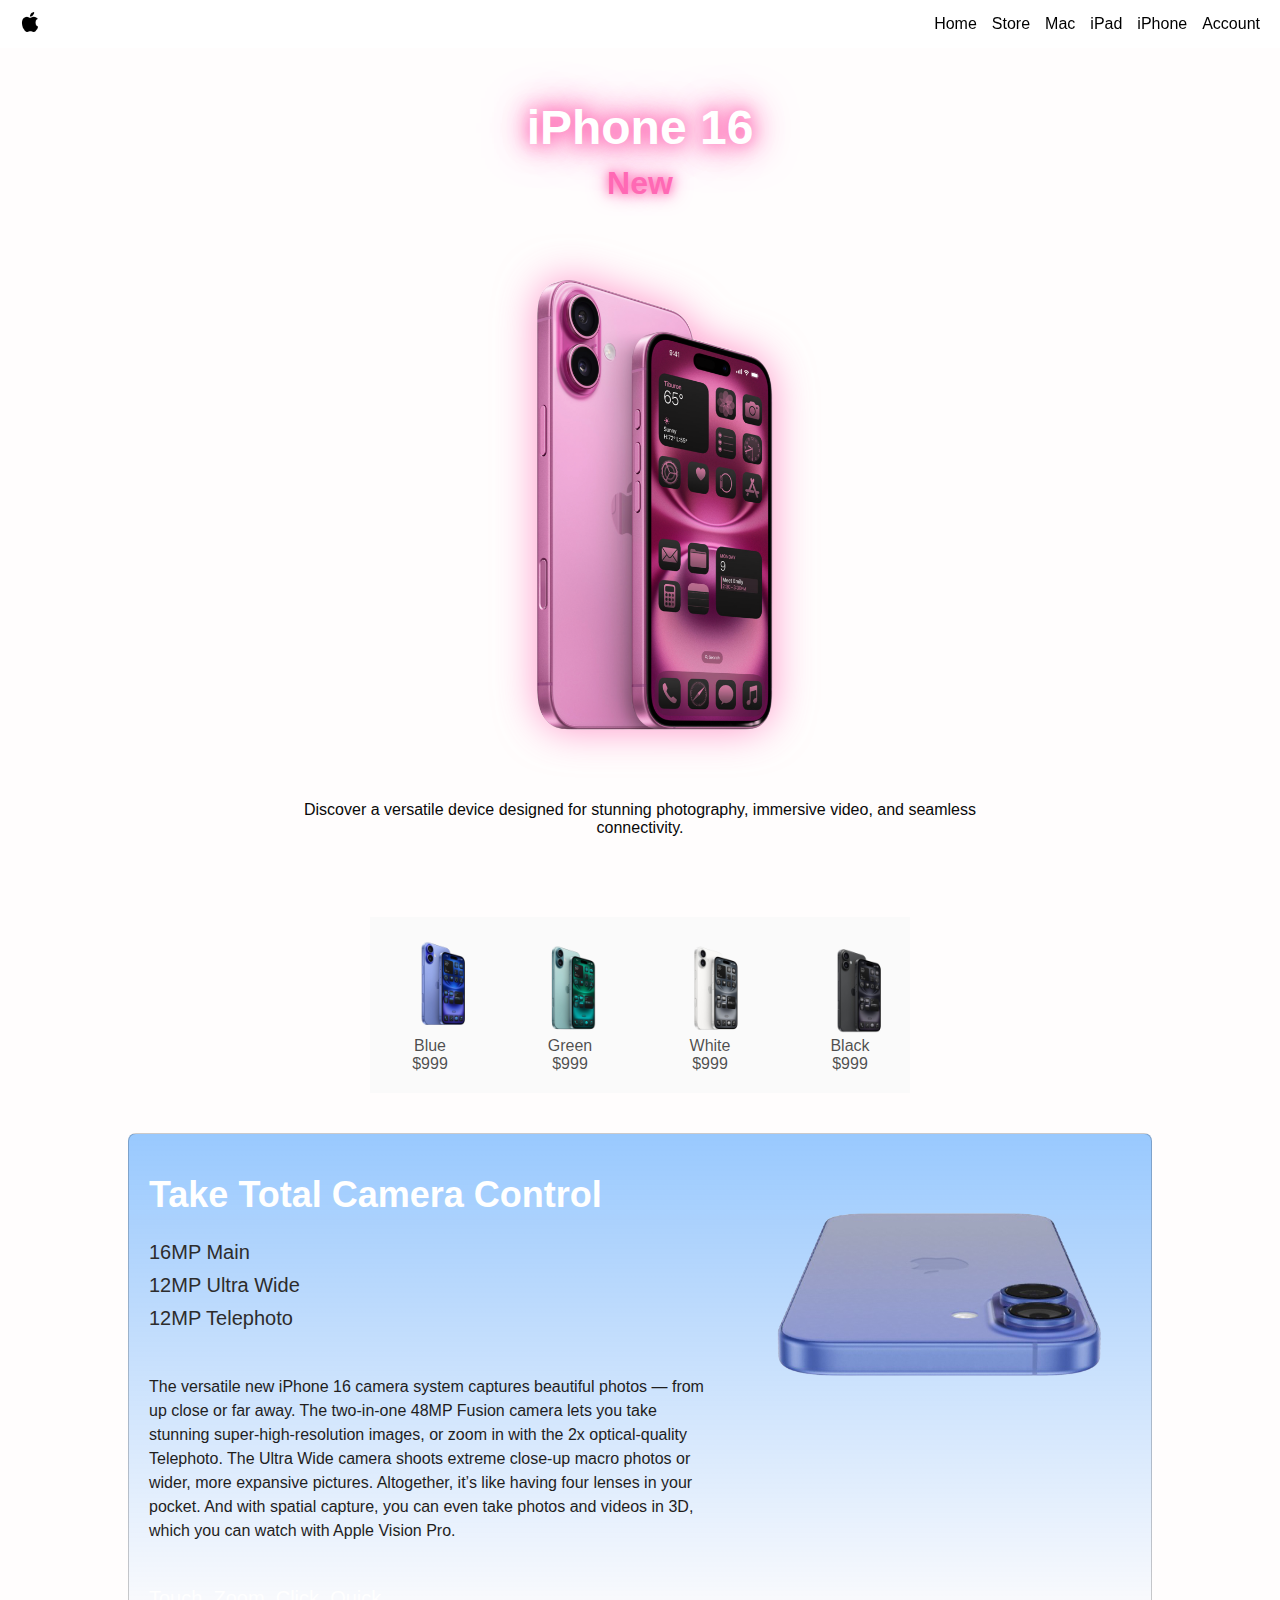
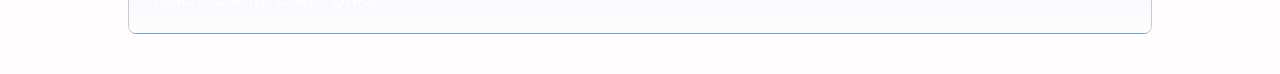
<file: project fair/index.html>
<!DOCTYPE html>
<html lang="en">
<head>
    <meta charset="UTF-8">
    <meta name="viewport" content="width=device-width, initial-scale=1.0">
    <title>Apple Mockup</title>
    <link rel="stylesheet" href="style.css">
</head>
<body>
    
    <header class="header">
        <div class="logo">
            <img src="./apple-logo.png">
        </div>
        <nav class="nav">
            <ul>
                <li><a href="home.html">Home</a></li>
                <li><a href="store.html">Store</a></li>
                <li><a href="https://www.apple.com/mac/">Mac</a></li>
                <li><a href="https://www.apple.com/ipad/">iPad</a></li>
                <li><a href="index.html">iPhone</a></li>
                <li><a href="account.html">Account</a></li>
            </ul>
        </nav>
    </header>

    
    <div class="container">
        <h1 class="title-glow">iPhone 16</h1>
        <h2 class="subtitle-glow">New</h2>
        <div class="main-image">
            <img src="./iphone16.png" alt="Main iPhone Image" class="iphone-image">
        </div>
        <div class="instructions">
            Discover a versatile device designed for stunning photography, immersive video, and seamless connectivity.
        </div>
    </div>

    
    <footer class="footer">
        <div class="store-photo">
            
        </div>
    </footer>
    
    <div class="image-gallery">
        <div class="iphone-color blue">
            <img src="./iphone16blue.png" alt="iPhone 16 Blue" class="iphone-thumbnail">
            <p>Blue</p>
            <p class="price">$999</p> 
        </div>
        <div class="iphone-color green">
            <img src="./iphone16green.png" alt="iPhone 16 Green" class="iphone-thumbnail">
            <p>Green</p>
            <p class="price">$999</p> 
        </div>
        <div class="iphone-color white">
            <img src="./iphone16white.png" alt="iPhone 16 White" class="iphone-thumbnail">
            <p>White</p>
            <p class="price">$999</p> 
        </div>
        <div class="iphone-color black">
            <img src="./iphone16black.png" alt="iPhone 16 Black" class="iphone-thumbnail">
            <p>Black</p>
            <p class="price">$999</p> 
        </div>
    </div>
    
    <script>
        
        const colors = {
            blue: 'blue',
            green: 'green',
            white: 'white',
            black: 'black'
        };

        
        const iphoneColors = document.querySelectorAll('.iphone-color');

        
        iphoneColors.forEach(color => {
            color.addEventListener('click', function() {
            
                iphoneColors.forEach(c => {
                    c.classList.remove('active');
                    c.querySelector('p').style.color = 'rgba(255, 255, 255, 0.7)'; 
                });

                
                this.classList.add('active');
                
                
                const currentColor = this.classList[1]; 
                this.querySelector('p').style.color = colors[currentColor]; 
            });
        });
    </script>
   
   <div class="camera-container">
    <div class="camera-image-text">
        <h1 class="camera-title">Take Total Camera Control</h1>
        <div class="specs-container">
            <p class="spec">16MP Main</p>
            <p class="spec">12MP Ultra Wide</p>
            <p class="spec">12MP Telephoto</p>
        </div>
        <div class="camera-description">
            <p>The versatile new iPhone 16 camera system captures beautiful photos — from up close or far away. The two-in-one 48MP Fusion camera lets you take stunning super-high-resolution images, or zoom in with the 2x optical-quality Telephoto. The Ultra Wide camera shoots extreme close-up macro photos or wider, more expansive pictures. Altogether, it’s like having four lenses in your pocket. And with spatial capture, you can even take photos and videos in 3D, which you can watch with Apple Vision Pro.</p>
        </div>
        <p class="touch-zoom">Touch. Zoom. Click. Quick.</p> 
    </div>
    <img src="./iphone16above.png" alt="iPhone 16 Camera" />
</div>


</body>
</html>
</file>
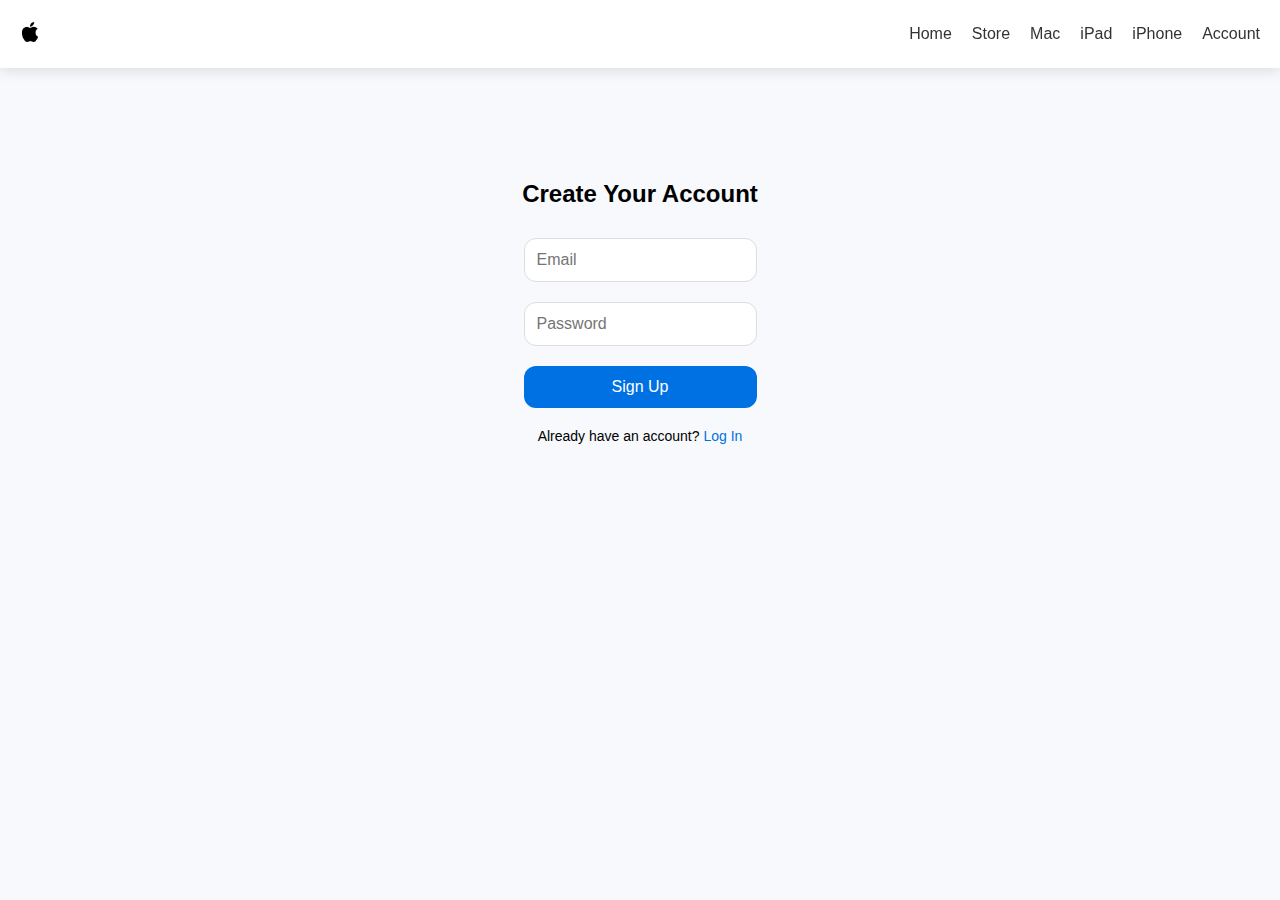
<file: project fair/account.html>
<!DOCTYPE html>
<html lang="en">
<head>
    <meta charset="UTF-8">
    <meta name="viewport" content="width=device-width, initial-scale=1.0">
    <title>Support</title>
    <link rel="stylesheet" href="account.css"> 
</head>
<body>
    <header class="header">
        <div class="logo">
            <img src="./apple-logo.png">
        </div>
        <nav class="nav">
            <ul>
                <li><a href="home.html">Home</a></li>
                <li><a href="store.html">Store</a></li>
                <li><a href="https://www.apple.com/mac/">Mac</a></li>
                <li><a href="https://www.apple.com/ipad/">iPad</a></li>
                <li><a href="index.html">iPhone</a></li>
                <li><a href="account.html">Account</a></li>
            </ul>
        </nav>
    </header>

    <div class="auth-container"></div>
        <h2>Create Your Account</h2>
        <div class="form-container">
            <input type="text" placeholder="Email">
            <input type="password" placeholder="Password">
            <button>Sign Up</button>
        </div>
        <div class="redirect-text">
            <p>Already have an account? <a href="#" class="link">Log In</a></p>
        </div>
    </div>
</body>
</html>
</file>
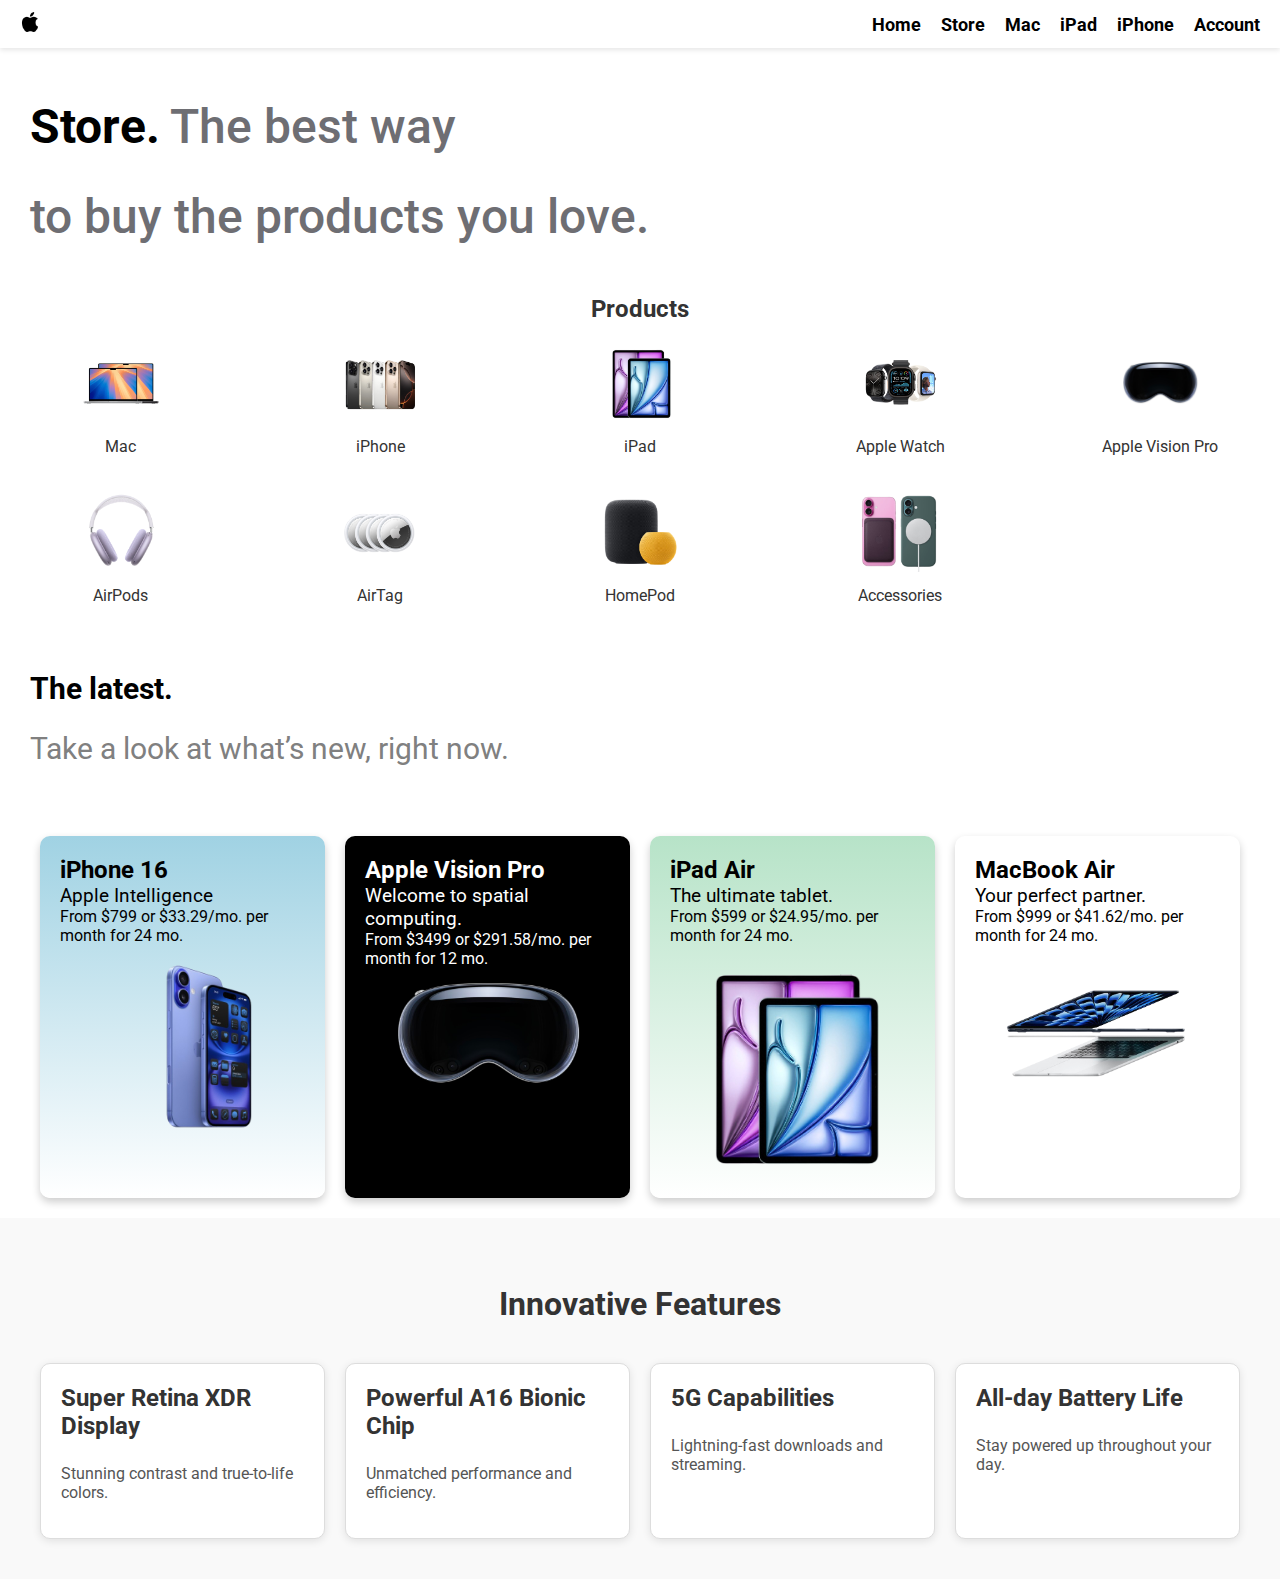
<file: project fair/store.html>
<!DOCTYPE html>
<html lang="en">
<head>
    <meta charset="UTF-8">
    <meta name="viewport" content="width=device-width, initial-scale=1.0">
    <title>Store - Apple</title>
    <link rel="stylesheet" href="store.css">
    <link href="https://fonts.googleapis.com/css2?family=Roboto:wght@400;500;700&display=swap" rel="stylesheet">
</head>
<body>
    
    <header class="header">
        <div class="logo">
            <img src="./apple-logo.png">
        </div>
        <nav class="nav">
            <ul>
                <li><a href="home.html">Home</a></li>
                <li><a href="store.html">Store</a></li>
                <li><a href="https://www.apple.com/mac/">Mac</a></li>
                <li><a href="https://www.apple.com/ipad/">iPad</a></li>
                <li><a href="index.html">iPhone</a></li>
                <li><a href="account.html">Account</a></li>
            </ul>
        </nav>
    </header>

    <div class="store-header">
        <h1 class="store-title">
            <span class="black-text">Store.</span> The best way
        </h1>
        <h1 class="store-subtitle">
            to buy the products you love.
        </h1>
    </div>

    <div class="carousel">
        <h2 class="carousel-title">Products</h2>
        <div class="carousel-container">
            <div class="carousel-item">
                <img src="./macs.png" alt="Mac">
                <p class="product-name">Mac</p>
            </div>
            <div class="carousel-item">
                <img src="./iphone.png" alt="iPhone">
                <p class="product-name">iPhone</p>
            </div>
            <div class="carousel-item">
                <img src="./ipad.png" alt="iPad">
                <p class="product-name">iPad</p>
            </div>
            <div class="carousel-item">
                <img src="./applewatch.png" alt="Apple Watch">
                <p class="product-name">Apple Watch</p>
            </div>
            <div class="carousel-item">
                <img src="./applevision.png" alt="Apple Vision Pro">
                <p class="product-name">Apple Vision Pro</p>
            </div>
            <div class="carousel-item">
                <img src="./airpods.png" alt="AirPods">
                <p class="product-name">AirPods</p>
            </div>
            <div class="carousel-item">
                <img src="./airtag.png" alt="AirTag">
                <p class="product-name">AirTag</p>
            </div>
            <div class="carousel-item">
                <img src="./homepod.png" alt="HomePod">
                <p class="product-name">HomePod</p>
            </div>
            <div class="carousel-item">
                <img src="./accessories.png" alt="Accessories">
                <p class="product-name">Accessories</p>
            </div>
        </div>
    </div>
    
    <div class="latest-section">
        <h2 class="latest-title">The latest.</h2>
        <p class="latest-text">Take a look at what’s new, right now.</p>
    </div>
    
    
    <div class="product-grid">
        <div class="product-box iphone">
            <h3 class="product-title">iPhone 16</h3>
            <p class="product-description">Apple Intelligence</p>
            <p class="product-price">From $799 or $33.29/mo. per month for 24 mo.</p>
            <img src="./iphone16blue.png" alt="iPhone 16" class="product-image">
        </div>
        <div class="product-box vision">
            <h3 class="product-title">Apple Vision Pro</h3>
            <p class="product-description">Welcome to spatial computing.</p>
            <p class="product-price">From $3499 or $291.58/mo. per month for 12 mo.</p>
            <img src="./applevision.png" alt="Apple Vision Pro" class="product-image">
        </div>
        <div class="product-box ipad">
            <h3 class="product-title">iPad Air</h3>
            <p class="product-description">The ultimate tablet.</p>
            <p class="product-price">From $599 or $24.95/mo. per month for 24 mo.</p>
            <img src="./ipad.png" alt="iPad Air" class="product-image">
        </div>
        <div class="product-box macbook">
            <h3 class="product-title">MacBook Air</h3>
            <p class="product-description">Your perfect partner.</p>
            <p class="product-price">From $999 or $41.62/mo. per month for 24 mo.</p>
            <img src="./macwithoutbg.png" alt="MacBook Air" class="product-image">
        </div>
    </div>
    <section class="features-section">
        <h2>Innovative Features</h2>
        <div class="features-grid">
            <div class="feature-box">
                <h3>Super Retina XDR Display</h3>
                <p>Stunning contrast and true-to-life colors.</p>
            </div>
            <div class="feature-box">
                <h3>Powerful A16 Bionic Chip</h3>
                <p>Unmatched performance and efficiency.</p>
            </div>
            <div class="feature-box">
                <h3>5G Capabilities</h3>
                <p>Lightning-fast downloads and streaming.</p>
            </div>
            <div class="feature-box">
                <h3>All-day Battery Life</h3>
                <p>Stay powered up throughout your day.</p>
            </div>
        </div>
    </section>
    
    
    
</body>
</html>
</file>
<file: project fair/style.css>
* {
    margin: 0;
    padding: 0;
    box-sizing: border-box;
}

body {
    display: flex;
    flex-direction: column;
    align-items: center;
    background-color: #fffdfd;
    color: rgb(9, 9, 9);
    font-family: -apple-system, BlinkMacSystemFont, "Segoe UI", Roboto, "Helvetica Neue", Arial, sans-serif;
}
.header .logo img {
    width: 20px;      
    height: auto;     
}


.header {
    position: fixed;
    top: 0;
    left: 0;
    width: 100%;
    display: flex;
    justify-content: space-between;
    align-items: center;
    padding: 10px 20px;
    background-color: rgba(255, 255, 255, 0.8);
    color: #000000;
    z-index: 100;
}

.logo {
    font-size: 1.5em;
}

.nav ul {
    display: flex;
    list-style: none;
    gap: 15px;
}

.nav a {
    text-decoration: none;
    color: rgb(0, 0, 0);
    font-size: 1em;
    transition: color 0.3s ease;
}

.nav a:hover {
    color: #404040;
}


.container {
    text-align: center;
    max-width: 800px;
    padding: 20px;
    margin-top: 80px; 
}


.title-glow {
    font-size: 3em;
    color: white;
    text-shadow: 0 0 15px #ff69b4, 0 0 30px #ff69b4, 0 0 45px #ff69b4;
    margin-bottom: 10px;
}

.subtitle-glow {
    font-size: 2em;
    color: #ff69b4;
    text-shadow: 0 0 10px #ff69b4, 0 0 20px #ff69b4;
    margin-bottom: 20px;
}

.main-image {
    display: flex;
    justify-content: center;
    margin-top: 20px;
}

.iphone-image {
    margin-top: 50px;
    width: 300px;
    filter: drop-shadow(0 0 20px rgba(255, 105, 180, 0.7));
    margin-bottom: 50px;
}
.image-gallery {
    display: flex;
    justify-content: center;
    align-items: center;
    overflow-x: auto;
    gap: 20px;
    padding: 10px 0;
    background-color: #fafafa;
}

.iphone-color {
    display: flex;
    flex-direction: column;
    align-items: center;
    cursor: pointer;
    margin: 10px;
}
.iphone-thumbnail {
    width: 100px; 
    height: auto;
    transition: filter 0.3s ease;
    filter: drop-shadow(0 0 0 rgba(255, 105, 180, 0)); 
}

.iphone-color:hover .iphone-thumbnail {
    filter: drop-shadow(0 0 10px rgba(116, 169, 252, 0.5)); 
}


.iphone-color.active .iphone-thumbnail {
    filter: drop-shadow(0 0 10px rgba(255, 255, 255, 0.7)); 
}
.iphone-color p {
    color: rgba(0, 0, 0, 0.7); 
    transition: color 0.3s ease; 
}


.iphone-color.active p {
    color: rgb(0, 0, 0); 
}

.footer {
    margin-top: 20px;
    padding: 20px;
    width: 100%;
    text-align: center;
}

.store-photo img {
    max-width: 100%;
    height: auto;
}

.iphone-color.blue .iphone-image {
    filter: drop-shadow(0 0 20px rgba(54, 59, 219, 0.7)); 
}

.iphone-color.green .iphone-image {
    filter: drop-shadow(0 0 20px rgba(12, 165, 12, 0.7)); 
}

.iphone-color.white .iphone-image {
    filter: drop-shadow(0 0 20px rgba(255, 255, 255, 0.7)); 
}

.iphone-color.black .iphone-image {
    filter: drop-shadow(0 0 20px rgba(0, 0, 0, 0.7)); 
}
.iphone-thumbnail {
    transition: transform 0.2s ease;
}

.iphone-color:hover .iphone-thumbnail {
    transform: scale(1.1); 
}





.gradient-background {
    background: linear-gradient(180deg, rgb(0, 0, 0), rgb(5, 59, 113)); 
    padding: 50px 0; 
    width: 100%; 
}




.camera-title {
    font-size: 32px;
    margin-bottom: 8px;
}

.camera-captions {
    font-size: 18px;
    color: #2b77fa; 
    margin-bottom: 20px;
}

.camera-image {
    width: 100%;
    height: auto;
    margin-bottom: 20px;
    border-radius: 8px;
}
.camera-specs {
    display: flex;
    justify-content: space-between;
    font-size: 16px;
    color: rgb(38, 38, 38); 
}
.camera-container {
    margin-top: 150px; 
}

.camera-container {
    margin-top: 150px; 
    width: 80%; 
    max-width: 1200px; 
    margin-left: auto; 
    margin-right: auto; 
    padding: 20px; 
    background: linear-gradient(to bottom, rgba(0, 122, 255, 0.4), rgba(0, 122, 255, 0)); 
    border: 1px solid rgba(0, 0, 0, 0.2); 
    border-radius: 8px; 
    display: flex; 
}

.camera-image-text {
    display: flex;
    flex-direction: column; 
    align-items: flex-start; 
    margin-right: 20px; 
}

.camera-specs {
    display: flex;
    flex-direction: column; 
}

.camera-container img {
    width: 60%; 
    max-width: 400px; 
    height: auto; 
}

.camera-title,
.camera-subtitle {
    color: rgb(0, 0, 0); 
    margin: 0; 
}

.camera-description {
    margin-top: 20px; 
    color: rgb(8, 8, 8); 
    font-size: 16px; 
    line-height: 1.5; 
    width: 100%; 
}

.spec {
    color: gray; 
    margin-bottom: 10px; 
    white-space: nowrap; 
}

.specs-container {
    display: flex; 
    flex-direction: column;
}

.camera-container {
    display: flex;
    flex-direction: row;
    align-items: flex-start;
    justify-content: space-between;
    margin: 40px; 
    position: relative; 
    padding-top: 40px; 
}

.camera-image-text {
    flex: 1; 
    margin-right: 20px; 
}

.camera-title {
    font-size: 36px; 
    color: white;
    margin-bottom: 20px; 
}

.specs-container {
    margin-bottom: 20px; 
    color: rgb(47, 46, 46);
}

.spec {
    font-size: 20px; 
    color: rgb(45, 44, 44); 
    margin: 5px 0; 
}

.camera-description {
    font-size: 16px;
    color: #1f1e1e; 
    margin-bottom: 20px; 
    
}

.touch-zoom {
    color: white;
    font-size: 20px;
    line-height: 1.5;
    margin-top: 20px; 
}

.camera-container img {
    max-width: 40%;
    height: auto; 
    margin-left: auto; 
    margin-right: 0; 
}

* {
    margin: 0;
    padding: 0;
    box-sizing: border-box;
}


@media (max-width: 425px) {
    .header {
        flex-direction: column;
        padding: 10px;
    }
    
    .nav ul {
        flex-direction: column;
        gap: 10px;
    }
    
    .logo img {
        width: 30px;  
    }
    
    .title-glow {
        font-size: 2em;
        text-shadow: 0 0 10px #ff69b4, 0 0 20px #ff69b4;
    }

    .subtitle-glow {
        font-size: 1.5em;
    }

    .container {
        padding: 15px;
        margin-top: 60px; 
    }
    
    .main-image {
        margin-top: 15px;
    }

    .iphone-image {
        width: 250px; 
    }

    .image-gallery {
        flex-direction: column;
        align-items: center;
    }

    .iphone-thumbnail {
        width: 80px; 
    }

    .camera-container {
        flex-direction: column;
        margin: 20px;
    }

    .camera-image-text {
        margin-right: 0;
    }

    .camera-container img {
        max-width: 80%; 
    }

    .camera-title {
        font-size: 28px; 
        text-align: center;
    }

    .spec {
        font-size: 16px;
    }

    .camera-description {
        font-size: 14px;
    }

    .touch-zoom {
        font-size: 16px;
        text-align: center;
    }
}
</file>
<file: project fair/account.css>
* {
    margin: 0;
    padding: 0;
    box-sizing: border-box;
}

body {
    font-family: -apple-system, BlinkMacSystemFont, "Segoe UI", Roboto, "Helvetica Neue", Arial, sans-serif;
    display: flex;
    flex-direction: column;
    align-items: center;
    justify-content: flex-start;
    background-color: #f7f9fc;
    min-height: 100vh;
}


.header {
    width: 100%;
    padding: 20px;
    display: flex;
    justify-content: space-between;
    align-items: center;
    background-color: #ffffff;
    box-shadow: 0 4px 12px rgba(0, 0, 0, 0.1); 
    position: fixed;
    top: 0;
    left: 0;
    z-index: 1000;
}

.logo {
    font-size: 24px;
    font-weight: bold;
}

.nav ul {
    list-style: none;
    display: flex;
    gap: 20px;
}

.nav a {
    text-decoration: none;
    color: #333;
    font-weight: 500;
}


.auth-container {
    width: 90%;
    max-width: 400px;
    padding: 40px;
    
    text-align: center;
    margin-top: 100px; 
}
.header .logo img {
    width: 20px;      
    height: auto;      
}

h2 {
    font-size: 24px;
    margin-bottom: 30px;
}

.form-container {
    display: flex;
    flex-direction: column;
    gap: 20px;
}

input {
    width: 100%;
    padding: 12px;
    border: 1px solid #ddd;
    border-radius: 12px;
    font-size: 16px;
}

button {
    width: 100%;
    padding: 12px;
    background-color: #0071e3;
    color: white;
    border: none;
    border-radius: 12px;
    font-size: 16px;
    cursor: pointer;
}

button:hover {
    background-color: #005bb5;
}

.redirect-text {
    margin-top: 20px;
    font-size: 14px;
}

.link {
    color: #0071e3;
    text-decoration: none;
}

.link:hover {
    text-decoration: underline;
}

@media (max-width: 425px) {
    
    .auth-container {
        width: 100%;
        padding: 20px;
        margin-top: 80px;
    }

    
    h2 {
        font-size: 20px;
        margin-bottom: 20px;
    }

    
    input, button {
        padding: 10px;
        font-size: 14px;
        border-radius: 8px;
    }

    
    button {
        padding: 12px;
        font-size: 14px;
    }

    
    .redirect-text {
        font-size: 12px;
    }

    
    .header {
        padding: 15px;
        flex-direction: column; 
        align-items: center;
        text-align: center;
    }

    
    .logo img {
        width: 18px;
    }

    
    .nav ul {
        flex-direction: column;
        gap: 10px;
        padding: 0;
        text-align: center;
    }

    .nav a {
        font-size: 14px;
    }
}
</file>
<file: project fair/store.css>
body {
    background-color: white;
    font-family: -apple-system, BlinkMacSystemFont, "Segoe UI", Roboto, Helvetica, Arial, sans-serif; /* Шрифт, похожий на SF Pro */
    margin: 0;
    padding: 0;
    color: #333;
}

/* Хэдер */
/* Хэдер */
.header {
    display: flex;
    justify-content: space-between;
    align-items: center;
    padding: 15px 30px;
    background-color: white;
    box-shadow: 0 2px 5px rgba(0, 0, 0, 0.1);
}

.logo {
    font-size: 24px;
    flex-grow: 0;  
    margin-right: auto;  
}
.header .logo img {
    width: 20px;      
    height: auto;     
}


.nav ul {
    list-style: none;
    display: flex;
    gap: 15px;
    margin: 0;
    padding: 0;
}


.nav ul li a {
    text-decoration: none;
    color: #000; 
    font-weight: bold;
    font-size: 16px;
    transition: color 0.3s;
}

.nav ul li a:hover {
    color: #0071e3; 
}

.store-header {
    text-align: center;
    margin: 50px 0;
}

.store-title, .store-subtitle {
    font-weight: 500;
    font-size: 28px;
}

.store-title .black-text {
    color: black;
    font-weight: 700;
}

.store-title .gray-text,
.store-subtitle .gray-text {
    color: #6e6e73;
    font-weight: 500;
}


.store-title {
    font-size: 48px; 
    line-height: 1.2;
}

.store-subtitle {
    font-size: 28px;
    margin-top: 10px;
}

.store-header {
    text-align: left;
    margin: 50px 30px; 
}

.store-title, .store-subtitle {
    font-weight: 500;
    font-size: 48px; 
    line-height: 1.2;
    color: #6e6e73; 
}

.store-title .black-text {
    color: black;
    font-weight: 700;
}

.store-title,
.store-subtitle {
    display: flex;
    align-items: center;
    gap: 10px; 
}
/* Стиль для хедера */
.header {
    background-color: white;
    padding: 20px;
    display: flex;
    align-items: center;
    justify-content: space-between;
    font-family: Arial, sans-serif;
}

.header .logo {
    font-size: 24px;
}

.header .nav ul {
    list-style: none;
    display: flex;
    gap: 20px;
    margin: 0;
    padding: 0;
}

.header .nav ul li a {
    color: black; 
    text-decoration: none;
    font-size: 18px;
    transition: color 0.3s ease;
}

.header .nav ul li a:hover,
.header .nav ul li a:active {
    color: gray; 
}

.carousel {
    text-align: center;
    margin: 20px 0;
}

.carousel-title {
    font-size: 24px;
    color: #333;
    margin-bottom: 20px;
}

.carousel-container {
    display: grid; 
    grid-template-columns: repeat(5, 1fr); 
    gap: 20px; 
    align-items: center; 
}

.carousel-item {
    text-align: center;
}

.carousel-item img {
    width: 80px; 
    height: 80px; 
    object-fit: contain; 
    border-radius: 10px; 
}

.product-name {
    font-size: 16px;
    color: #333;
    margin-top: 10px;
    transition: text-decoration 0.3s;
}

.product-name:hover {
    text-decoration: underline; 
}
.latest-section {
    text-align: left; 
    margin-top: 40px; 
    margin: 50px 30px;
}

.latest-title {
    font-size: 30px; 
    color: black; 
    font-weight: bold; 
}

.latest-text {
    font-size: 30px;
    margin-top: 10px; 
    color: gray; 
}
.product-grid {
    display: grid;
    grid-template-columns: repeat(4, 1fr);
    gap: 20px; 
    max-width: 1200px; 
    margin: 0 auto; 
}

.product-box {
    padding: 20px;
    border-radius: 10px; 
    position: relative; 
    color: black;
    box-shadow: 0 4px 8px rgba(0, 0, 0, 0.2);
    text-align: left; 
    display: flex; 
    flex-direction: column; 
    align-items: flex-start; 
}

.product-title {
    font-size: 1.5em;
    margin: 0; 
}

.product-description {
    font-size: 1.2em; 
    margin: 0; 
}

.product-price {
    font-size: 1em; 
    margin: 0; 
}


.product-box:nth-child(1) {
    background: linear-gradient(to bottom, #A0D2E3, #FFFFFF); 
}

.product-box:nth-child(2) {
    background-color: black;
    color: white; 
}

.product-box:nth-child(3) {
    background: linear-gradient(to bottom, #B7E3C8, #FFFFFF); 
}

.product-box:nth-child(4) {
    background-color: white; 
}


.product-image {
    width: 80%; 
    height: auto; 
    margin: 10px auto 0; 
}
.product-box:hover {
    transform: scale(1.05); 
    transition: transform 0.3s;
}
body {
    animation: fadeIn 0.5s ease-in-out; 
}

@keyframes fadeIn {
    from {
        opacity: 0;
    }
    to {
        opacity: 1; 
    }
}

.product-grid {
    display: grid;
    grid-template-columns: repeat(4, 1fr);
    gap: 20px;
    margin: 0 40px; 
    padding: 20px 0;
}

.header {
    background-color: white;
    padding: 20px;
    display: flex;
    align-items: center;
    justify-content: flex-end; 
    font-family: -apple-system, BlinkMacSystemFont, "Segoe UI", Roboto, "Helvetica Neue", Arial, sans-serif;
}
.header {
    padding: 10px 20px; 
  }
  
  .header img {
    margin-right: 10px; 
  }
  
  header {
    font-family: -apple-system, BlinkMacSystemFont, "Segoe UI", Roboto, "Helvetica Neue", Arial, sans-serif; /* Отключаем шрифт для хедера */
    font-weight: normal; 
  }
  
  .features-section {
    padding: 40px;
    background-color: #f9f9f9;
}

.features-section h2 {
    text-align: center;
    font-size: 2rem;
    margin-bottom: 40px;
}

.features-grid {
    display: grid;
    grid-template-columns: repeat(auto-fill, minmax(250px, 1fr));
    gap: 20px;
}

.feature-box {
    background-color: white;
    padding: 20px;
    border: 1px solid #ddd;  
    border-radius: 10px;     
    box-shadow: 0 2px 8px rgba(0, 0, 0, 0.1);
    transition: transform 0.3s ease; 
}

.feature-box h3 {
    margin-top: 0;
    font-size: 1.5rem;
}

.feature-box p {
    color: #555;
}


.feature-box:hover {
    transform: translateY(-5px); 
}


@media (max-width: 425px) {

   
    body {
        padding: 10px;
        font-size: 14px;
    }

    .header {
        padding: 10px;
        flex-direction: column; 
        align-items: flex-start;
    }

    .nav ul {
        flex-direction: column; 
        gap: 10px;
        padding: 0;
    }

    .nav ul li a {
        font-size: 14px;
    }

    
    .store-header {
        margin: 20px 0;
        text-align: center;
    }

    .store-title {
        font-size: 28px;
    }

    .store-subtitle {
        font-size: 20px;
    }

   
    .carousel-container {
        grid-template-columns: repeat(2, 1fr); 
        gap: 10px;
    }

    .carousel-item img {
        width: 60px; 
        height: 60px;
    }

    .product-name {
        font-size: 14px;
    }

    
    .product-grid {
        grid-template-columns: 1fr; 
        gap: 15px;
    }

    .product-box {
        padding: 15px;
        font-size: 14px;
    }

    
    .latest-section {
        margin: 20px 10px;
        text-align: center;
    }

    .latest-title, .latest-text {
        font-size: 18px;
    }

   
    .features-grid {
        grid-template-columns: 1fr; 
        gap: 15px;
    }

    .feature-box {
        padding: 15px;
        font-size: 14px;
    }
}
</file>
